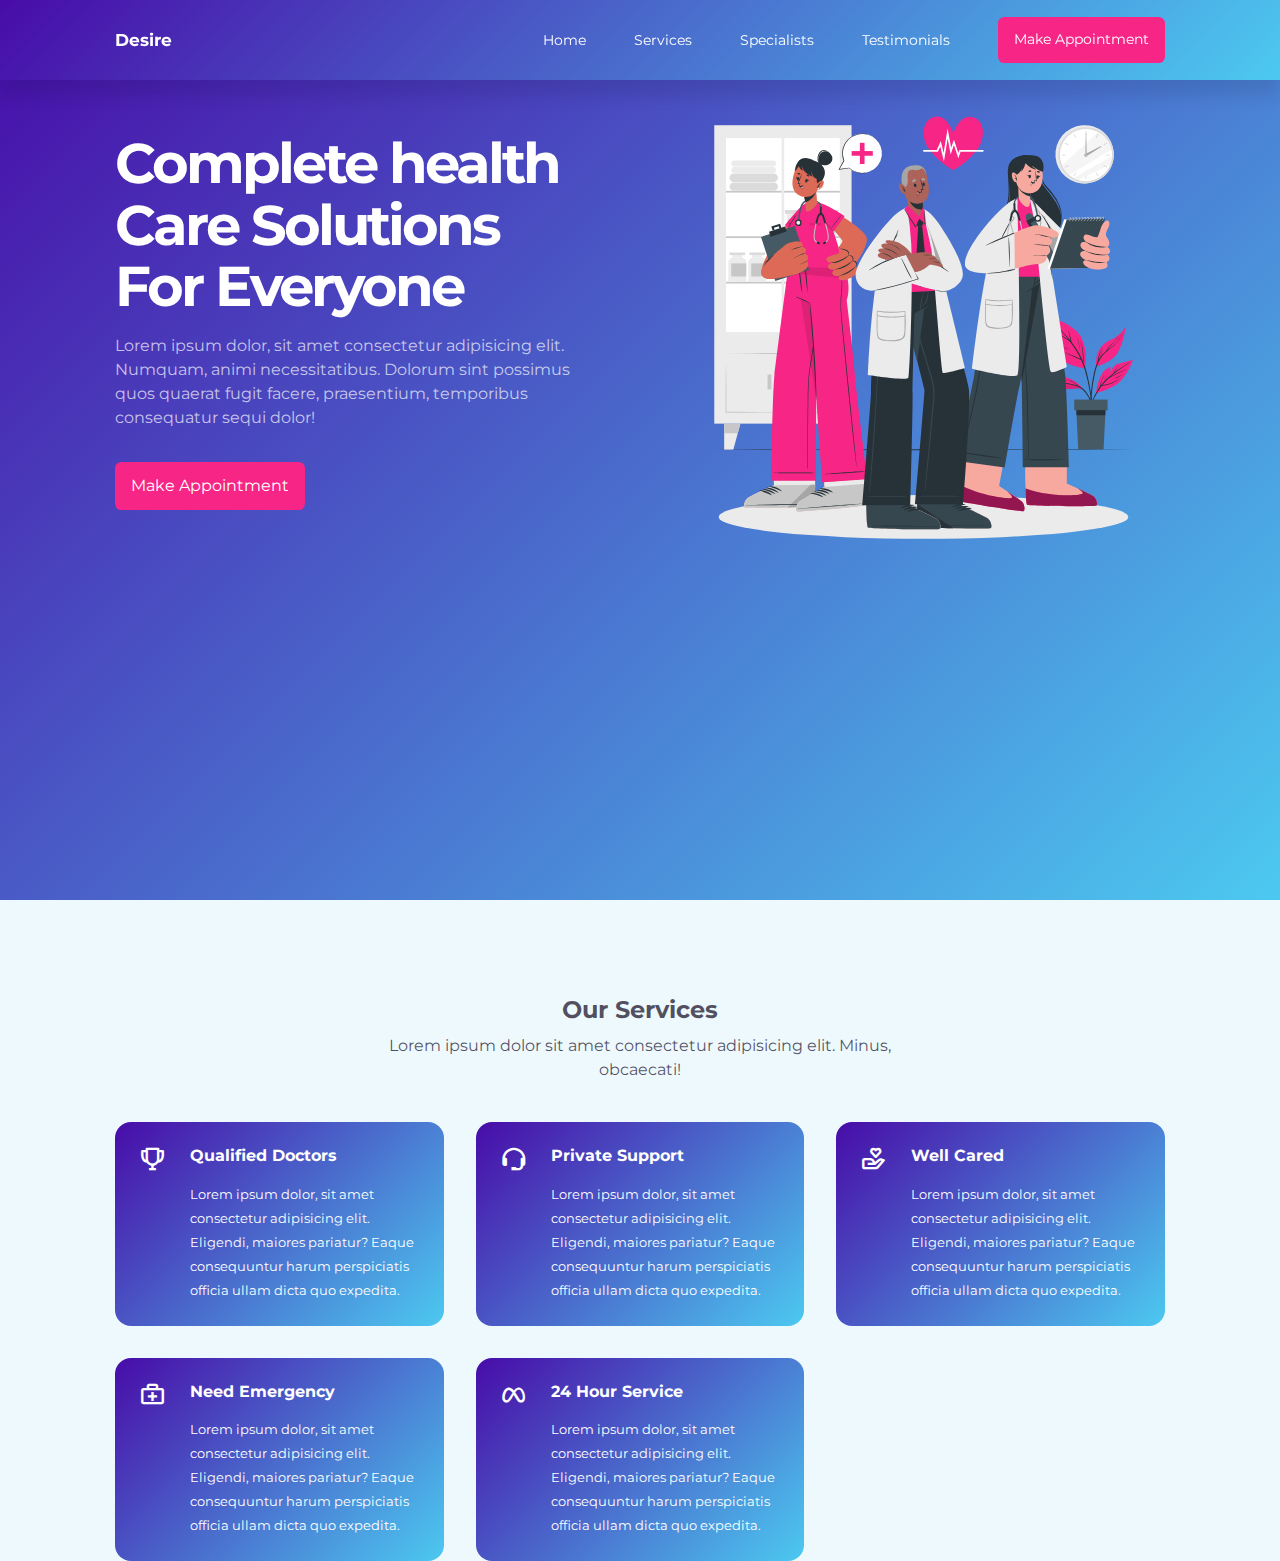
<file: index.html>
<!DOCTYPE html>
<html lang="en">
  <head>
    <meta charset="UTF-8" />
    <meta http-equiv="X-UA-Compatible" content="IE=edge" />
    <meta name="viewport" content="width=device-width, initial-scale=1.0" />
    <title>Hospital website HTML & SaSS</title>
    <link rel="stylesheet" href="./public/css/style.min.css" />
    <link
      href="https://unpkg.com/boxicons@2.1.2/css/boxicons.min.css"
      rel="stylesheet"
    />
  </head>
  <body>
    <nav>
      <div class="container">
        <a href="#" class="nav__logo"><h3>Desire</h3></a>
        <ul id="nav__items">
          <li><a href="#">Home</a></li>
          <li><a href="#services">Services</a></li>
          <li><a href="#specialist">Specialists</a></li>
          <li><a href="#testimonials">Testimonials</a></li>
          <li><a class="btn" href="#appointment">Make Appointment</a></li>
        </ul>
        <button id="open__nav-btn"><i class="bx bx-menu"></i></button>
        <button id="close__nav-btn"><i class="bx bx-x"></i></button>
      </div>
    </nav>

    <header>
      <div class="container">
        <div class="header__content">
          <h1>Complete health Care Solutions For Everyone</h1>
          <p>
            Lorem ipsum dolor, sit amet consectetur adipisicing elit. Numquam,
            animi necessitatibus. Dolorum sint possimus quos quaerat fugit
            facere, praesentium, temporibus consequatur sequi dolor!
          </p>
          <a href="#appointment" class="btn">Make Appointment</a>
        </div>
        <div class="header__image">
          <img src="./public/assets/header.svg" alt="Img" />
        </div>
      </div>
    </header>
    <section id="services">
      <h2>Our Services</h2>
      <p>
        Lorem ipsum dolor sit amet consectetur adipisicing elit. Minus,
        obcaecati!
      </p>
      <div class="container">
        <article>
          <i class="bx bx-trophy"></i>
          <div>
            <h4>Qualified Doctors</h4>
            <small
              >Lorem ipsum dolor, sit amet consectetur adipisicing elit.
              Eligendi, maiores pariatur? Eaque consequuntur harum perspiciatis
              officia ullam dicta quo expedita.</small
            >
          </div>
        </article>
        <article>
          <i class="bx bx-support"></i>
          <div class="">
            <h4>Private Support</h4>
            <small
              >Lorem ipsum dolor, sit amet consectetur adipisicing elit.
              Eligendi, maiores pariatur? Eaque consequuntur harum perspiciatis
              officia ullam dicta quo expedita.</small
            >
          </div>
        </article>
        <article>
          <i class="bx bx-donate-heart"></i>
          <div class="">
            <h4>Well Cared</h4>
            <small
              >Lorem ipsum dolor, sit amet consectetur adipisicing elit.
              Eligendi, maiores pariatur? Eaque consequuntur harum perspiciatis
              officia ullam dicta quo expedita.</small
            >
          </div>
        </article>
        <article>
          <i class="bx bx-first-aid"></i>
          <div class="">
            <h4>Need Emergency</h4>
            <small
              >Lorem ipsum dolor, sit amet consectetur adipisicing elit.
              Eligendi, maiores pariatur? Eaque consequuntur harum perspiciatis
              officia ullam dicta quo expedita.</small
            >
          </div>
        </article>
        <article>
          <i class="bx bxl-meta"></i>
          <div class="">
            <h4>24 Hour Service</h4>
            <small
              >Lorem ipsum dolor, sit amet consectetur adipisicing elit.
              Eligendi, maiores pariatur? Eaque consequuntur harum perspiciatis
              officia ullam dicta quo expedita.</small
            >
          </div>
        </article>
      </div>
    </section>
    <script src="./public/main.js"></script>
  </body>
</html>
</file>
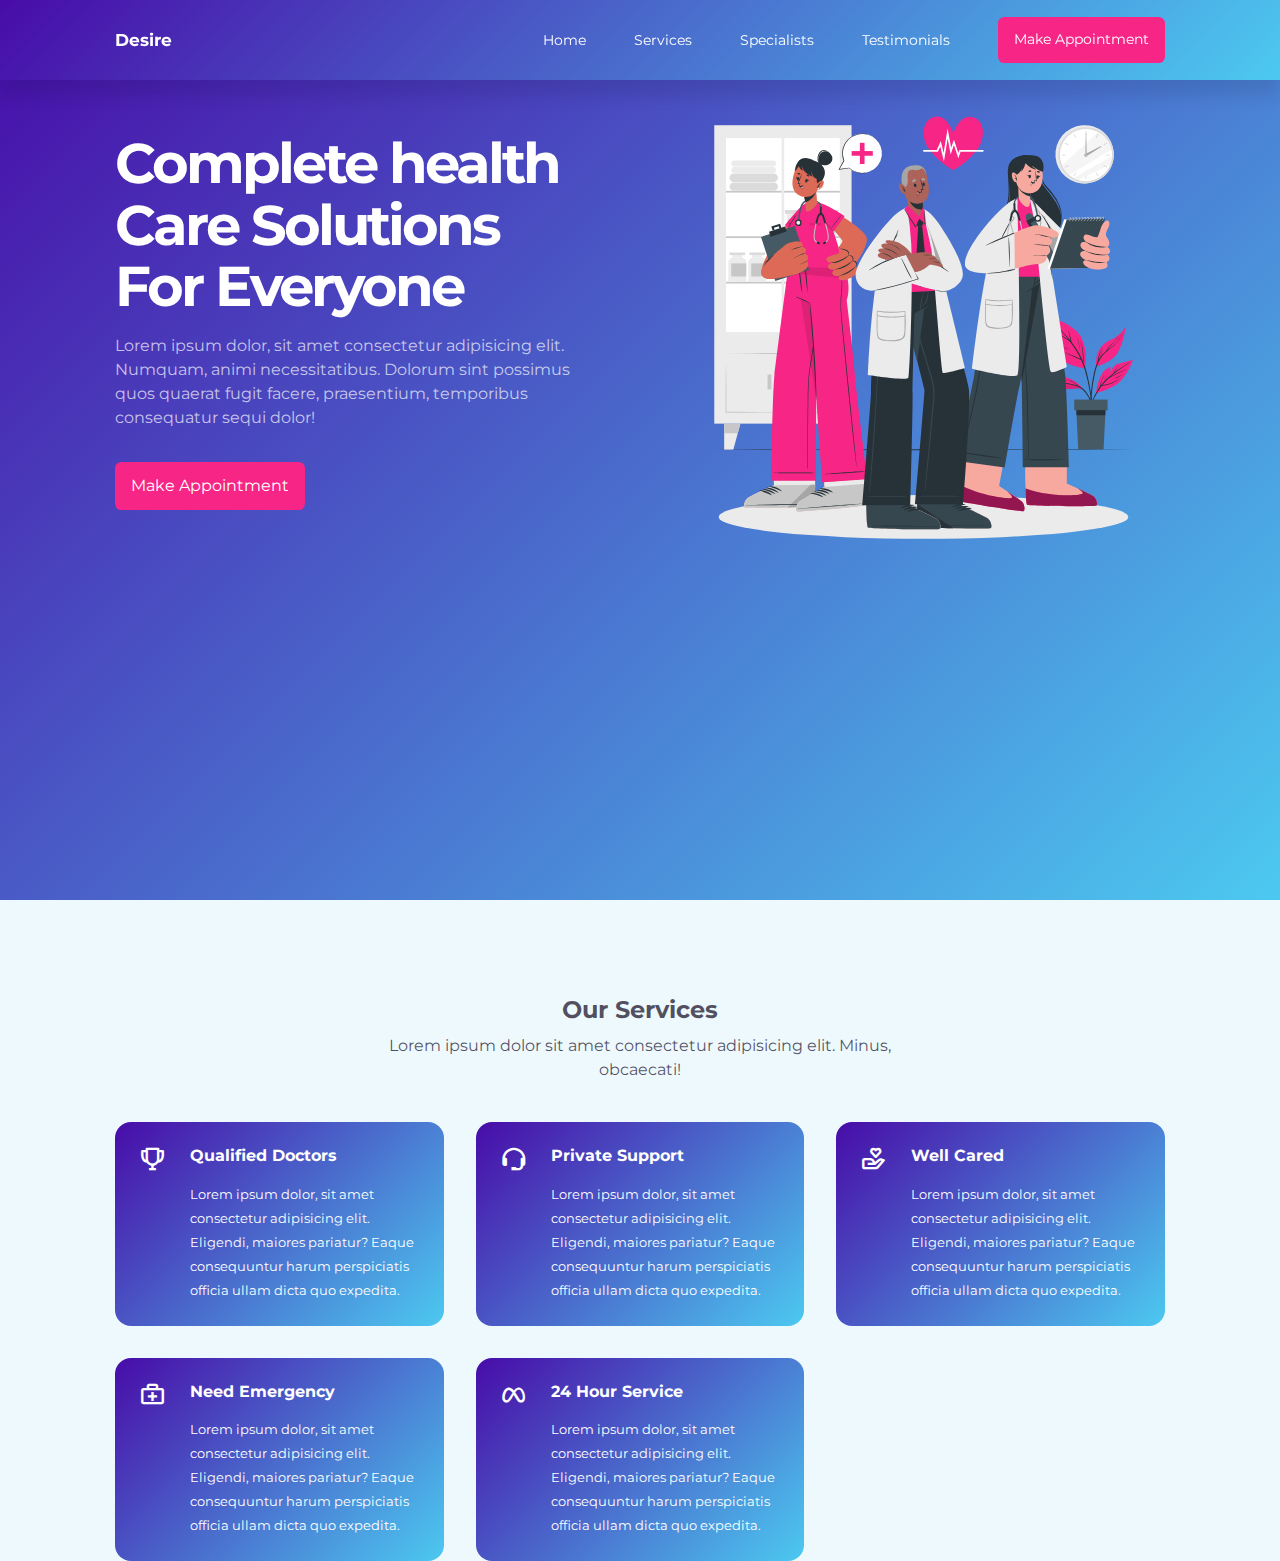
<file: public/index.html>
<!DOCTYPE html>
<html lang="en">
  <head>
    <meta charset="UTF-8" />
    <meta http-equiv="X-UA-Compatible" content="IE=edge" />
    <meta name="viewport" content="width=device-width, initial-scale=1.0" />
    <title>Hospital website HTML & SaSS</title>
    <link rel="stylesheet" href="./css/style.min.css" />
    <link
      href="https://unpkg.com/boxicons@2.1.2/css/boxicons.min.css"
      rel="stylesheet"
    />
  </head>
  <body>
    <nav>
      <div class="container">
        <a href="#" class="nav__logo"><h3>Desire</h3></a>
        <ul id="nav__items">
          <li><a href="#">Home</a></li>
          <li><a href="#services">Services</a></li>
          <li><a href="#specialist">Specialists</a></li>
          <li><a href="#testimonials">Testimonials</a></li>
          <li><a class="btn" href="#appointment">Make Appointment</a></li>
        </ul>
        <button id="open__nav-btn"><i class="bx bx-menu"></i></button>
        <button id="close__nav-btn"><i class="bx bx-x"></i></button>
      </div>
    </nav>

    <header>
      <div class="container">
        <div class="header__content">
          <h1>Complete health Care Solutions For Everyone</h1>
          <p>
            Lorem ipsum dolor, sit amet consectetur adipisicing elit. Numquam,
            animi necessitatibus. Dolorum sint possimus quos quaerat fugit
            facere, praesentium, temporibus consequatur sequi dolor!
          </p>
          <a href="#appointment" class="btn">Make Appointment</a>
        </div>
        <div class="header__image">
          <img src="./assets/header.svg" alt="Img" />
        </div>
      </div>
    </header>
    <section id="services">
      <h2>Our Services</h2>
      <p>
        Lorem ipsum dolor sit amet consectetur adipisicing elit. Minus,
        obcaecati!
      </p>
      <div class="container">
        <article>
          <i class="bx bx-trophy"></i>
          <div>
            <h4>Qualified Doctors</h4>
            <small
              >Lorem ipsum dolor, sit amet consectetur adipisicing elit.
              Eligendi, maiores pariatur? Eaque consequuntur harum perspiciatis
              officia ullam dicta quo expedita.</small
            >
          </div>
        </article>
        <article>
          <i class="bx bx-support"></i>
          <div class="">
            <h4>Private Support</h4>
            <small
              >Lorem ipsum dolor, sit amet consectetur adipisicing elit.
              Eligendi, maiores pariatur? Eaque consequuntur harum perspiciatis
              officia ullam dicta quo expedita.</small
            >
          </div>
        </article>
        <article>
          <i class="bx bx-donate-heart"></i>
          <div class="">
            <h4>Well Cared</h4>
            <small
              >Lorem ipsum dolor, sit amet consectetur adipisicing elit.
              Eligendi, maiores pariatur? Eaque consequuntur harum perspiciatis
              officia ullam dicta quo expedita.</small
            >
          </div>
        </article>
        <article>
          <i class="bx bx-first-aid"></i>
          <div class="">
            <h4>Need Emergency</h4>
            <small
              >Lorem ipsum dolor, sit amet consectetur adipisicing elit.
              Eligendi, maiores pariatur? Eaque consequuntur harum perspiciatis
              officia ullam dicta quo expedita.</small
            >
          </div>
        </article>
        <article>
          <i class="bx bxl-meta"></i>
          <div class="">
            <h4>24 Hour Service</h4>
            <small
              >Lorem ipsum dolor, sit amet consectetur adipisicing elit.
              Eligendi, maiores pariatur? Eaque consequuntur harum perspiciatis
              officia ullam dicta quo expedita.</small
            >
          </div>
        </article>
      </div>
    </section>
    <script src="./main.js"></script>
  </body>
</html>
</file>
<file: public/css/style.min.css>
@import url("https://fonts.googleapis.com/css2?family=Montserrat:wght@300;500;600;700&family=Outfit&display=swap");
* {
  margin: 0;
  padding: 0;
  border: 0;
  outline: 0;
  -webkit-box-sizing: border-box;
          box-sizing: border-box;
  list-style: none;
  text-decoration: none;
}

html {
  scroll-behavior: smooth;
}

body {
  font-family: "Montserrat", sans-serif;
  line-height: 1.5;
  color: rgba(12, 3, 27, 0.7);
  background: rgba(76, 201, 240, 0.1);
  -webkit-user-select: none;
     -moz-user-select: none;
      -ms-user-select: none;
          user-select: none;
}

.container {
  width: 82%;
  margin: auto;
}

img {
  display: block;
  width: 100%;
}

h1,
h2,
h3,
h4,
h5 {
  line-height: 1.2;
}

section {
  margin-top: 6rem;
}

section > h2 {
  text-align: center;
}

section > p {
  text-align: center;
  width: 42%;
  margin: 0.6rem auto 2.5rem;
}

.btn {
  display: inline-block;
  width: -webkit-fit-content;
  width: -moz-fit-content;
  width: fit-content;
  padding: 0.75rem 1rem;
  border-radius: 0.4rem;
  background: #f72585;
  color: white;
  cursor: pointer;
  -webkit-transition: all 250ms ease;
  transition: all 250ms ease;
}

.btn:hover {
  background: #f84c9b;
  -webkit-box-shadow: 0 1rem 1.6rem rgba(12, 3, 27, 0.15);
          box-shadow: 0 1rem 1.6rem rgba(12, 3, 27, 0.15);
}

.btn-primary {
  display: inline-block;
  width: -webkit-fit-content;
  width: -moz-fit-content;
  width: fit-content;
  padding: 0.75rem 1rem;
  border-radius: 0.4rem;
  background: #480ca8;
  color: white;
  cursor: pointer;
  -webkit-transition: all 250ms ease;
  transition: all 250ms ease;
}

.btn-primary:hover {
  background: #580fce;
  -webkit-box-shadow: 0 1rem 1.6rem rgba(12, 3, 27, 0.15);
          box-shadow: 0 1rem 1.6rem rgba(12, 3, 27, 0.15);
}

@media screen and (max-width: 1024px) {
  .container {
    width: 90%;
  }
  section > p {
    width: 55%;
  }
}

@media screen and (max-width: 600px) {
  section > p {
    width: 90%;
  }
}

nav {
  width: 100vw;
  height: 5rem;
  position: fixed;
  display: -ms-grid;
  display: grid;
  place-items: center;
  -webkit-box-shadow: 0 1rem 1rem rgba(12, 3, 27, 0.1);
          box-shadow: 0 1rem 1rem rgba(12, 3, 27, 0.1);
  background: linear-gradient(135deg, #480ca8, #4cc9f0);
  color: white;
}

nav h1,
nav h2,
nav h3,
nav h4,
nav h5 {
  color: white;
}

nav .container {
  display: -webkit-box;
  display: -ms-flexbox;
  display: flex;
  -webkit-box-pack: justify;
      -ms-flex-pack: justify;
          justify-content: space-between;
  -webkit-box-align: center;
      -ms-flex-align: center;
          align-items: center;
}

nav .container ul {
  display: -webkit-box;
  display: -ms-flexbox;
  display: flex;
  gap: 3rem;
  -webkit-box-align: center;
      -ms-flex-align: center;
          align-items: center;
}

nav .container button {
  display: none;
}

nav .container a {
  color: white;
  font-weight: 400;
  font-size: 0.9rem;
}

nav .container .nav__logo h3 {
  color: white;
}

@media screen and (max-width: 1024px) {
  nav .container button {
    display: inline-block;
    background: transparent;
    color: white;
    font-size: 2rem;
    cursor: pointer;
  }
  nav .container button#close__nav-btn {
    display: none;
  }
  nav .container ul {
    position: fixed;
    right: 5%;
    top: 5rem;
    -webkit-box-orient: vertical;
    -webkit-box-direction: normal;
        -ms-flex-direction: column;
            flex-direction: column;
    -webkit-box-align: start;
        -ms-flex-align: start;
            align-items: flex-start;
    gap: 0;
    display: none;
    -webkit-perspective: 300px;
            perspective: 300px;
  }
  nav .container ul li {
    width: 100%;
    opacity: 0;
    -webkit-animation: flipNavItem 300ms ease forwards;
            animation: flipNavItem 300ms ease forwards;
    -webkit-transform-origin: top;
            transform-origin: top;
  }
  nav .container ul li:nth-child(2) {
    -webkit-animation-delay: 200ms;
            animation-delay: 200ms;
  }
  nav .container ul li:nth-child(3) {
    -webkit-animation-delay: 400ms;
            animation-delay: 400ms;
  }
  nav .container ul li:nth-child(4) {
    -webkit-animation-delay: 600ms;
            animation-delay: 600ms;
  }
  nav .container ul li:nth-child(5) {
    -webkit-animation-delay: 800ms;
            animation-delay: 800ms;
  }
  @-webkit-keyframes flipNavItem {
    0% {
      -webkit-transform: rotateX(90deg);
              transform: rotateX(90deg);
    }
    100% {
      -webkit-transform: rotateX(0deg);
              transform: rotateX(0deg);
      opacity: 1;
    }
  }
  @keyframes flipNavItem {
    0% {
      -webkit-transform: rotateX(90deg);
              transform: rotateX(90deg);
    }
    100% {
      -webkit-transform: rotateX(0deg);
              transform: rotateX(0deg);
      opacity: 1;
    }
  }
  nav .container ul li a {
    color: white;
    display: block;
    height: 100%;
    padding: 1.5rem;
    border-radius: 0;
    background: -webkit-gradient(linear, left top, left bottom, from(#4cc9f0), to(#14b8eb));
    background: linear-gradient(#4cc9f0, #14b8eb);
  }
  nav .container ul li a.btn {
    background: #f72585;
  }
}

header {
  background: linear-gradient(135deg, #480ca8, #4cc9f0);
  color: white;
  height: 100vh;
  display: -ms-grid;
  display: grid;
  place-items: center;
  overflow: hidden;
}

header h1,
header h2,
header h3,
header h4,
header h5 {
  color: white;
}

header .container {
  margin-top: 5rem;
  display: -ms-grid;
  display: grid;
  -ms-grid-columns: 46% 46%;
      grid-template-columns: 46% 46%;
  -webkit-box-align: center;
      -ms-flex-align: center;
          align-items: center;
  gap: 8%;
  -webkit-box-pack: justify;
      -ms-flex-pack: justify;
          justify-content: space-between;
}

header .container .header__content h1 {
  font-size: 3.5rem;
  line-height: 1.1;
  letter-spacing: -3px;
}

header .container .header__content p {
  margin: 1rem 0 2rem;
  color: rgba(255, 255, 255, 0.7);
  font-size: 1rem;
}

@media screen and (max-width: 1024px) {
  header {
    height: 60vh;
  }
  header .container .header__content h1 {
    font-size: 2.2rem;
  }
}

@media screen and (max-width: 600px) {
  header {
    height: 100vh;
    padding-top: 3rem;
  }
  header .container {
    -ms-grid-columns: 1fr;
        grid-template-columns: 1fr;
    text-align: center;
  }
  header .header__content {
    margin: 0.8rem 0 1.5rem;
    line-height: 1.4;
  }
}

#services .container {
  display: -ms-grid;
  display: grid;
  -ms-grid-columns: (1fr)[3];
      grid-template-columns: repeat(3, 1fr);
  gap: 2rem;
}

#services .container article {
  background: linear-gradient(135deg, #480ca8, #4cc9f0);
  color: white;
  padding: 1.5rem;
  border-radius: 1rem;
  display: -webkit-box;
  display: -ms-flexbox;
  display: flex;
  gap: 1.5rem;
  height: -webkit-fit-content;
  height: -moz-fit-content;
  height: fit-content;
  -webkit-transition: all 250ms cubic-bezier(0.215, 0.61, 0.355, 1);
  transition: all 250ms cubic-bezier(0.215, 0.61, 0.355, 1);
}

#services .container article h1,
#services .container article h2,
#services .container article h3,
#services .container article h4,
#services .container article h5 {
  color: white;
}

#services .container article:hover {
  margin-top: -0.5rem;
}

#services .container article i {
  font-size: 1.7rem;
}

#services .container article div h4 {
  margin-bottom: 1rem;
}

@media screen and (max-width: 1024px) {
  #services .container {
    gap: 1rem;
    -ms-grid-columns: (1fr)[2];
        grid-template-columns: repeat(2, 1fr);
  }
  #services .container article {
    padding: 1.2rem;
    gap: 0.8rem;
  }
  #services .container article:hover {
    margin: auto;
  }
}

@media screen and (max-width: 600px) {
  #services {
    margin-top: 5rem;
  }
  #services .container {
    -ms-grid-columns: 1fr;
        grid-template-columns: 1fr;
  }
  #services .container article h4 {
    margin-bottom: 0.8rem;
  }
}
</file>
